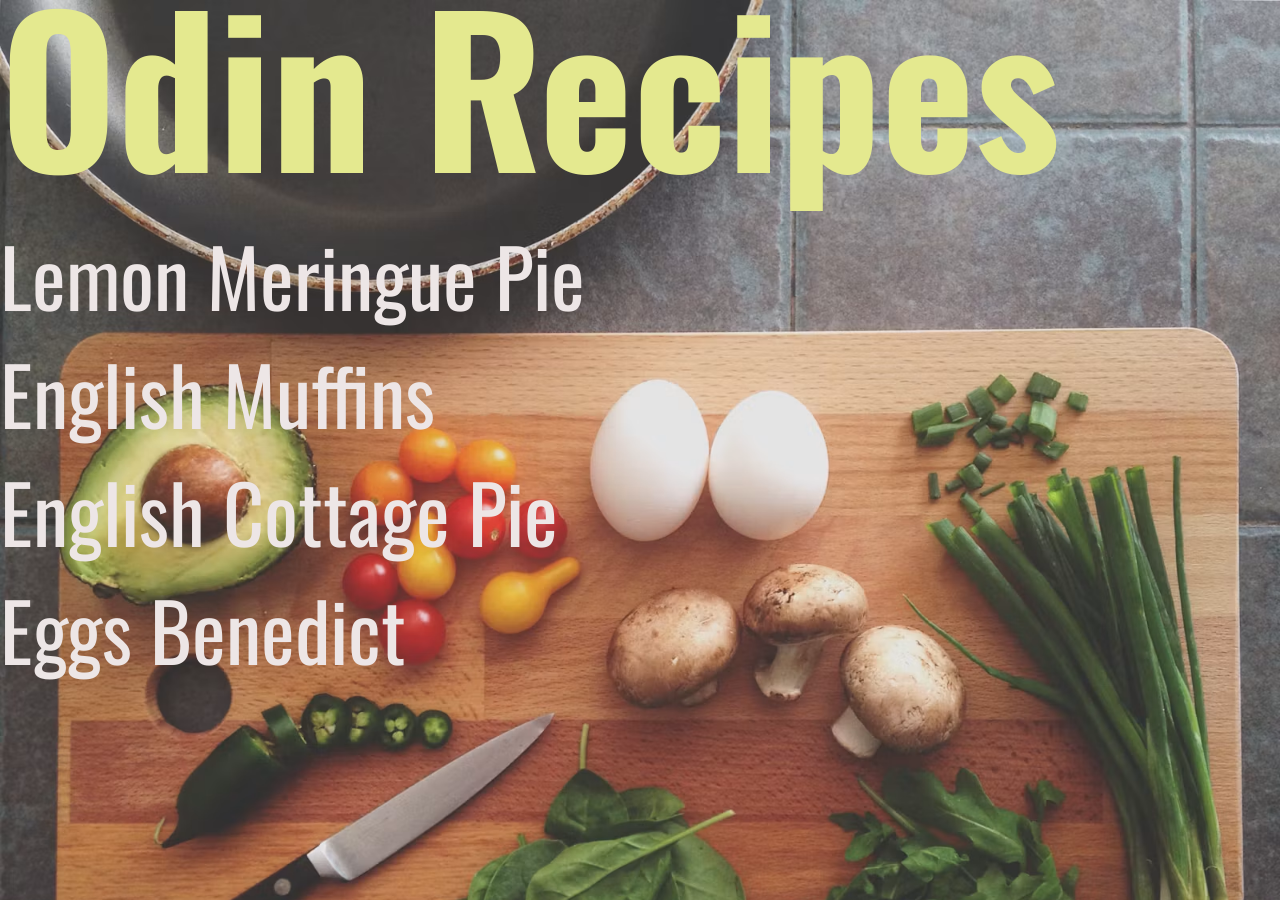
<file: index.html>
<!doctype html>

<html lang="en">
  <head>
    <meta charset="UTF-8" />
    <meta name="viewport" content="width=device-width, initial-scale=1.0" />
    <link rel="preconnect" href="https://fonts.googleapis.com" />
    <link rel="preconnect" href="https://fonts.gstatic.com" crossorigin />
    <link
      href="https://fonts.googleapis.com/css2?family=Oswald:wght@200..700&display=swap"
      rel="stylesheet"
    />
    <link rel="stylesheet" href="styles.css" />
    <title>Odin Recipes</title>
  </head>

  <body id="mainbg">
    <div class="main">
      <h1>Odin Recipes</h1>
      <ul>
        <li>
          <a href="recipes/lemon-meringue-pie.html">Lemon Meringue Pie</a>
        </li>
        <li><a href="recipes/english-muffins.html">English Muffins</a></li>
        <li>
          <a href="./recipes/english-cottage-pie.html">English Cottage Pie</a>
        </li>
        <li><a href="./recipes/eggs-benedict.html">Eggs Benedict</a></li>
      </ul>
    </div>
  </body>
</html>
</file>
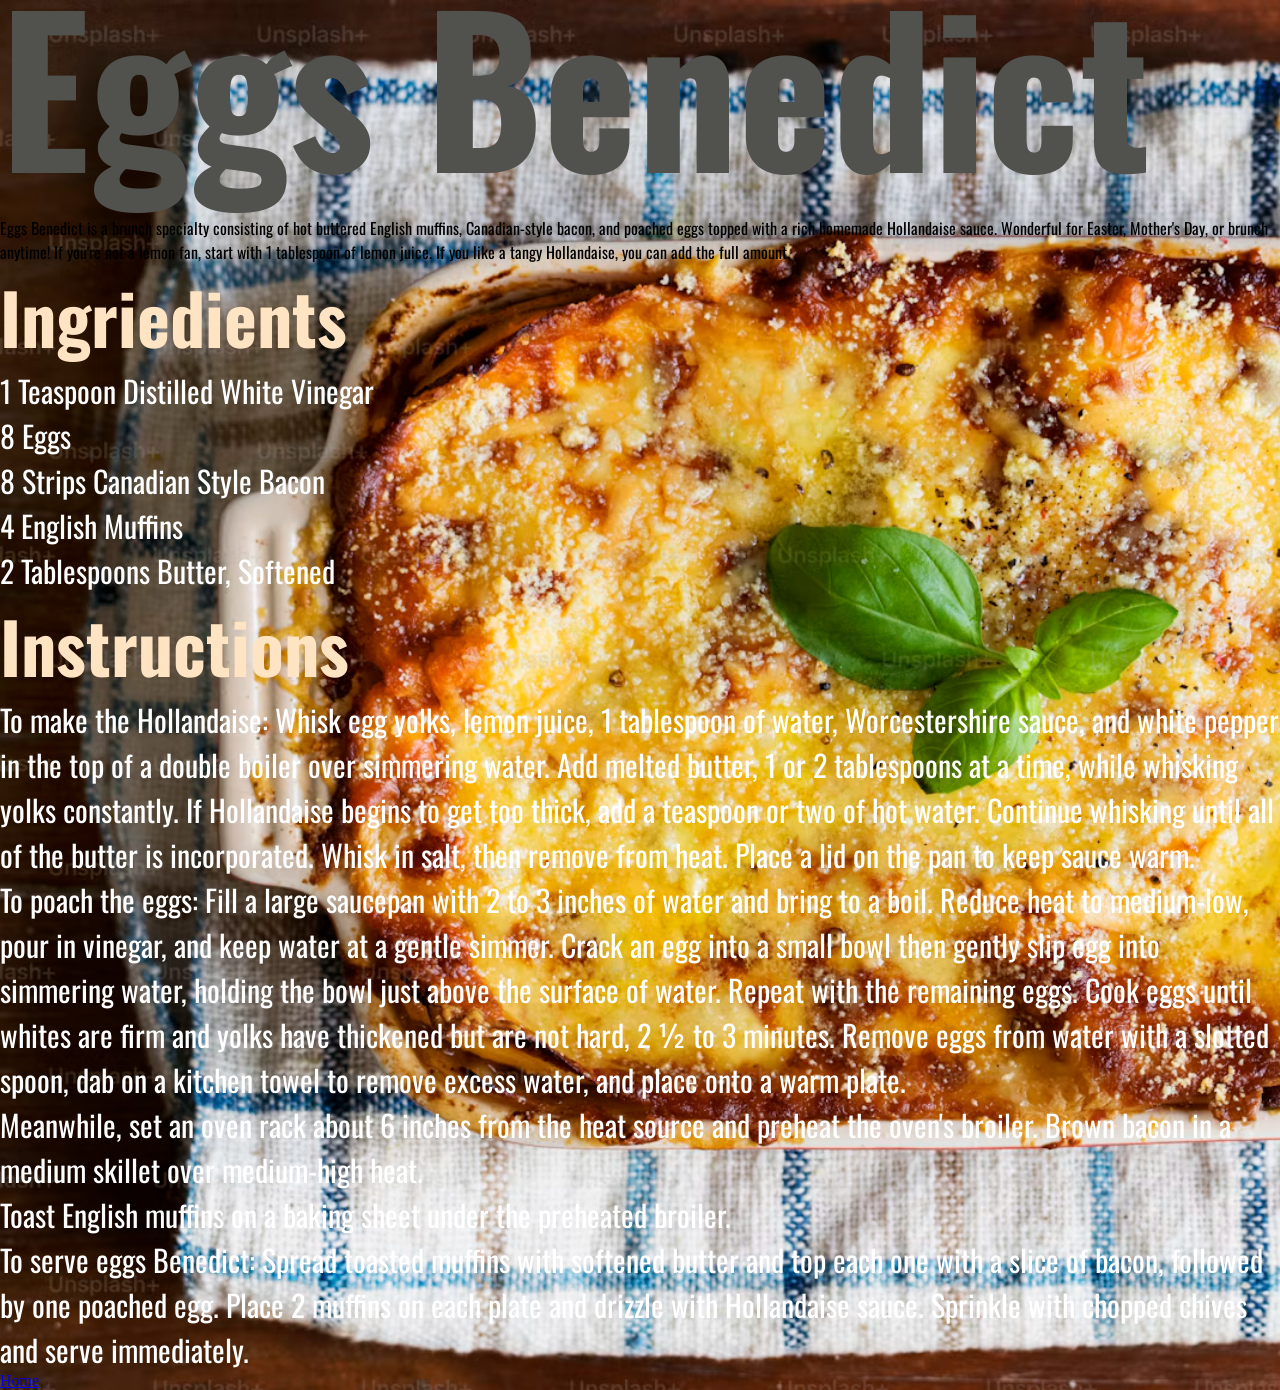
<file: recipes/eggs-benedict.html>
<!doctype html>
<html lang="en">
  <head>
    <meta charset="UTF-8" />
    <meta name="viewport" content="width=device-width, initial-scale=1.0" />
    <link rel="preconnect" href="https://fonts.googleapis.com" />
    <link rel="preconnect" href="https://fonts.gstatic.com" crossorigin />
    <link
      href="https://fonts.googleapis.com/css2?family=Oswald:wght@200..700&display=swap"
      rel="stylesheet"
    />
    <link rel="stylesheet" href="../styles.css" />
    <title>Eggs Benedict</title>
  </head>
  <body id="eggbenbg">
    <div class="eggben">
      <h1>Eggs Benedict</h1>
      <p>
        Eggs Benedict is a brunch specialty consisting of hot buttered English
        muffins, Canadian-style bacon, and poached eggs topped with a rich
        homemade Hollandaise sauce. Wonderful for Easter, Mother's Day, or
        brunch anytime! If you're not a lemon fan, start with 1 tablespoon of
        lemon juice. If you like a tangy Hollandaise, you can add the full
        amount.
      </p>
      <h3>Ingriedients</h3>
      <ul>
        <li>1 Teaspoon Distilled White Vinegar</li>
        <li>8 Eggs</li>
        <li>8 Strips Canadian Style Bacon</li>
        <li>4 English Muffins</li>
        <li>2 Tablespoons Butter, Softened</li>
      </ul>

      <h3>Instructions</h3>

      <ol>
        <li>
          To make the Hollandaise: Whisk egg yolks, lemon juice, 1 tablespoon of
          water, Worcestershire sauce, and white pepper in the top of a double
          boiler over simmering water. Add melted butter, 1 or 2 tablespoons at
          a time, while whisking yolks constantly. If Hollandaise begins to get
          too thick, add a teaspoon or two of hot water. Continue whisking until
          all of the butter is incorporated. Whisk in salt, then remove from
          heat. Place a lid on the pan to keep sauce warm.
        </li>
        <li>
          To poach the eggs: Fill a large saucepan with 2 to 3 inches of water
          and bring to a boil. Reduce heat to medium-low, pour in vinegar, and
          keep water at a gentle simmer. Crack an egg into a small bowl then
          gently slip egg into simmering water, holding the bowl just above the
          surface of water. Repeat with the remaining eggs. Cook eggs until
          whites are firm and yolks have thickened but are not hard, 2 ½ to 3
          minutes. Remove eggs from water with a slotted spoon, dab on a kitchen
          towel to remove excess water, and place onto a warm plate.
        </li>
        <li>
          Meanwhile, set an oven rack about 6 inches from the heat source and
          preheat the oven's broiler. Brown bacon in a medium skillet over
          medium-high heat.
        </li>
        <li>
          Toast English muffins on a baking sheet under the preheated broiler.
        </li>
        <li>
          To serve eggs Benedict: Spread toasted muffins with softened butter
          and top each one with a slice of bacon, followed by one poached egg.
          Place 2 muffins on each plate and drizzle with Hollandaise sauce.
          Sprinkle with chopped chives and serve immediately.
        </li>
      </ol>
      <a href="../index.html">Home</a>
    </div>
  </body>
</html>
</file>
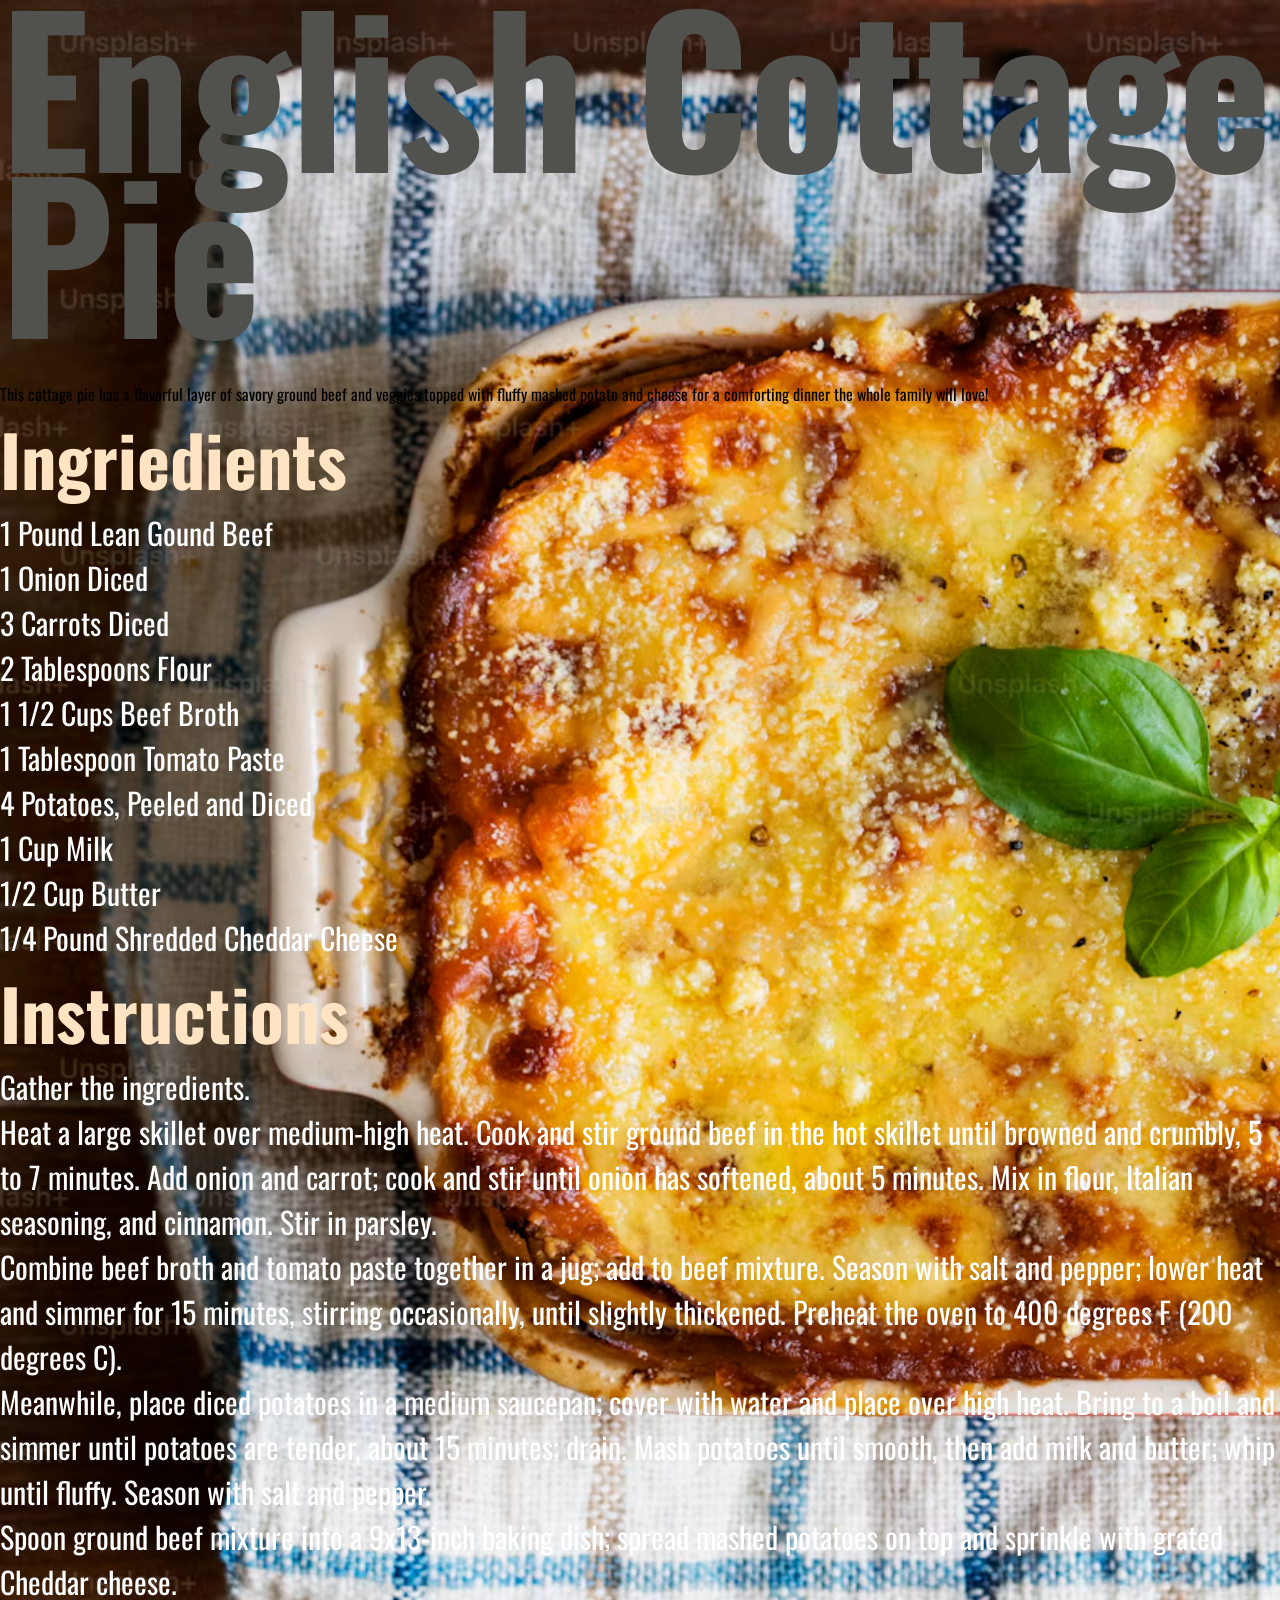
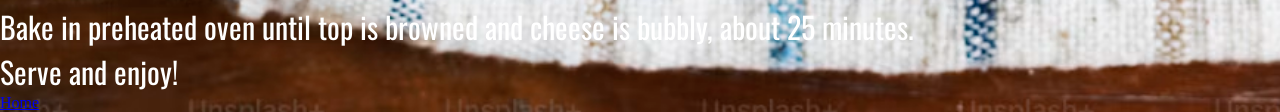
<file: recipes/english-cottage-pie.html>
<!doctype html>
<html lang="en">
  <head>
    <meta charset="UTF-8" />
    <meta name="viewport" content="width=device-width, initial-scale=1.0" />
    <link rel="preconnect" href="https://fonts.googleapis.com" />
    <link rel="preconnect" href="https://fonts.gstatic.com" crossorigin />
    <link
      href="https://fonts.googleapis.com/css2?family=Oswald:wght@200..700&display=swap"
      rel="stylesheet"
    />
    <link rel="stylesheet" href="../styles.css" />
    <title>English Cottage Pie</title>
  </head>
  <body id="cotpiebg">
    <div class="cotpie">
      <h1>English Cottage Pie</h1>
      <p>
        This cottage pie has a flavorful layer of savory ground beef and veggies
        topped with fluffy mashed potato and cheese for a comforting dinner the
        whole family will love!
      </p>

      <h3>Ingriedients</h3>
      <ul>
        <li>1 Pound Lean Gound Beef</li>
        <li>1 Onion Diced</li>
        <li>3 Carrots Diced</li>
        <li>2 Tablespoons Flour</li>
        <li>1 1/2 Cups Beef Broth</li>
        <li>1 Tablespoon Tomato Paste</li>
        <li>4 Potatoes, Peeled and Diced</li>
        <li>1 Cup Milk</li>
        <li>1/2 Cup Butter</li>
        <li>1/4 Pound Shredded Cheddar Cheese</li>
      </ul>

      <h3>Instructions</h3>

      <ol>
        <li>Gather the ingredients.</li>
        <li>
          Heat a large skillet over medium-high heat. Cook and stir ground beef
          in the hot skillet until browned and crumbly, 5 to 7 minutes. Add
          onion and carrot; cook and stir until onion has softened, about 5
          minutes. Mix in flour, Italian seasoning, and cinnamon. Stir in
          parsley.
        </li>
        <li>
          Combine beef broth and tomato paste together in a jug; add to beef
          mixture. Season with salt and pepper; lower heat and simmer for 15
          minutes, stirring occasionally, until slightly thickened. Preheat the
          oven to 400 degrees F (200 degrees C).
        </li>
        <li>
          Meanwhile, place diced potatoes in a medium saucepan; cover with water
          and place over high heat. Bring to a boil and simmer until potatoes
          are tender, about 15 minutes; drain. Mash potatoes until smooth, then
          add milk and butter; whip until fluffy. Season with salt and pepper.
        </li>
        <li>
          Spoon ground beef mixture into a 9x13-inch baking dish; spread mashed
          potatoes on top and sprinkle with grated Cheddar cheese.
        </li>
        <li>
          Bake in preheated oven until top is browned and cheese is bubbly,
          about 25 minutes.
        </li>
        <li>Serve and enjoy!</li>
      </ol>

      <a href="../index.html">Home</a>
    </div>
  </body>
</html>
</file>
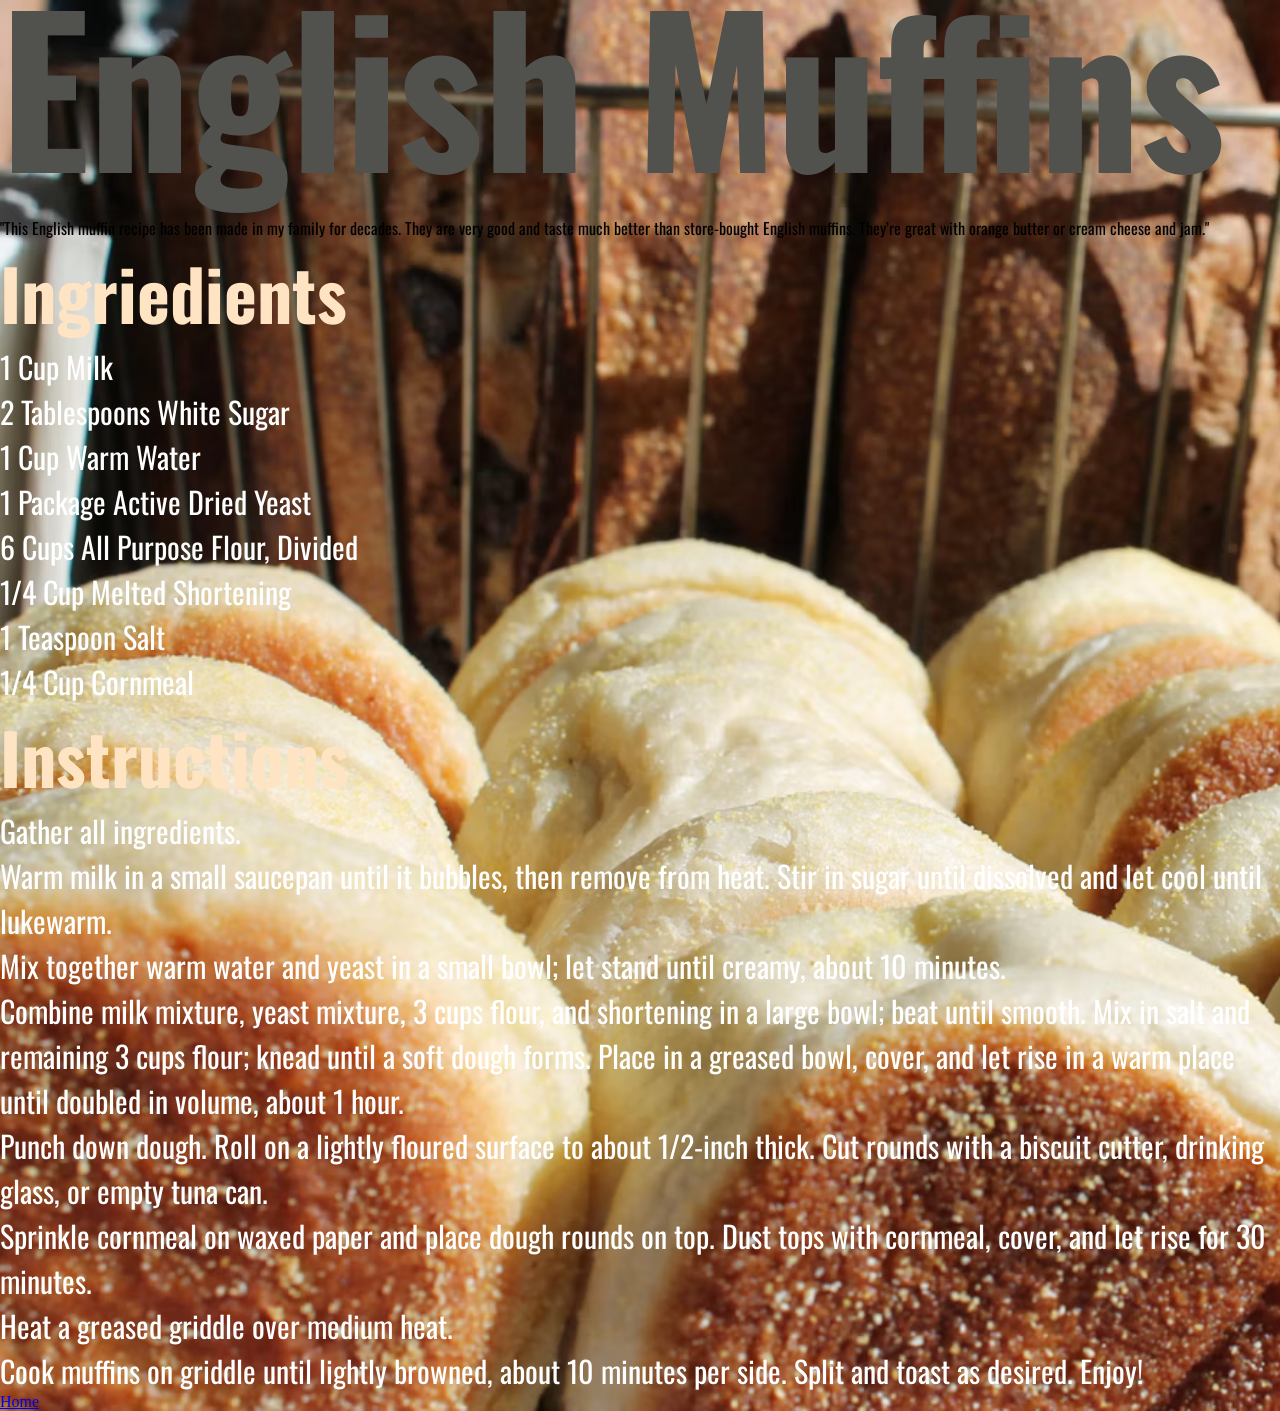
<file: recipes/english-muffins.html>
<!doctype html>
<html lang="en">
  <head>
    <meta charset="UTF-8" />
    <meta name="viewport" content="width=device-width, initial-scale=1.0" />
    <link rel="preconnect" href="https://fonts.googleapis.com" />
    <link rel="preconnect" href="https://fonts.gstatic.com" crossorigin />
    <link
      href="https://fonts.googleapis.com/css2?family=Oswald:wght@200..700&display=swap"
      rel="stylesheet"
    />
    <link rel="stylesheet" href="../styles.css" />
    <title>English Muffins</title>
  </head>
  <body id="engmufbg">
    <div class="engmuf">
      <h1>English Muffins</h1>
      <p>
        "This English muffin recipe has been made in my family for decades. They
        are very good and taste much better than store-bought English muffins.
        They’re great with orange butter or cream cheese and jam."
      </p>
      <h3>Ingriedients</h3>

      <ul>
        <li>1 Cup Milk</li>
        <li>2 Tablespoons White Sugar</li>
        <li>1 Cup Warm Water</li>
        <li>1 Package Active Dried Yeast</li>
        <li>6 Cups All Purpose Flour, Divided</li>
        <li>1/4 Cup Melted Shortening</li>
        <li>1 Teaspoon Salt</li>
        <li>1/4 Cup Cornmeal</li>
      </ul>

      <h3>Instructions</h3>

      <ol>
        <li>Gather all ingredients.</li>
        <li>
          Warm milk in a small saucepan until it bubbles, then remove from heat.
          Stir in sugar until dissolved and let cool until lukewarm.
        </li>
        <li>
          Mix together warm water and yeast in a small bowl; let stand until
          creamy, about 10 minutes.
        </li>
        <li>
          Combine milk mixture, yeast mixture, 3 cups flour, and shortening in a
          large bowl; beat until smooth. Mix in salt and remaining 3 cups flour;
          knead until a soft dough forms. Place in a greased bowl, cover, and
          let rise in a warm place until doubled in volume, about 1 hour.
        </li>
        <li>
          Punch down dough. Roll on a lightly floured surface to about 1/2-inch
          thick. Cut rounds with a biscuit cutter, drinking glass, or empty tuna
          can.
        </li>
        <li>
          Sprinkle cornmeal on waxed paper and place dough rounds on top. Dust
          tops with cornmeal, cover, and let rise for 30 minutes.
        </li>
        <li>Heat a greased griddle over medium heat.</li>
        <li>
          Cook muffins on griddle until lightly browned, about 10 minutes per
          side. Split and toast as desired. Enjoy!
        </li>
      </ol>

      <a href="../index.html">Home</a>
    </div>
  </body>
</html>
</file>
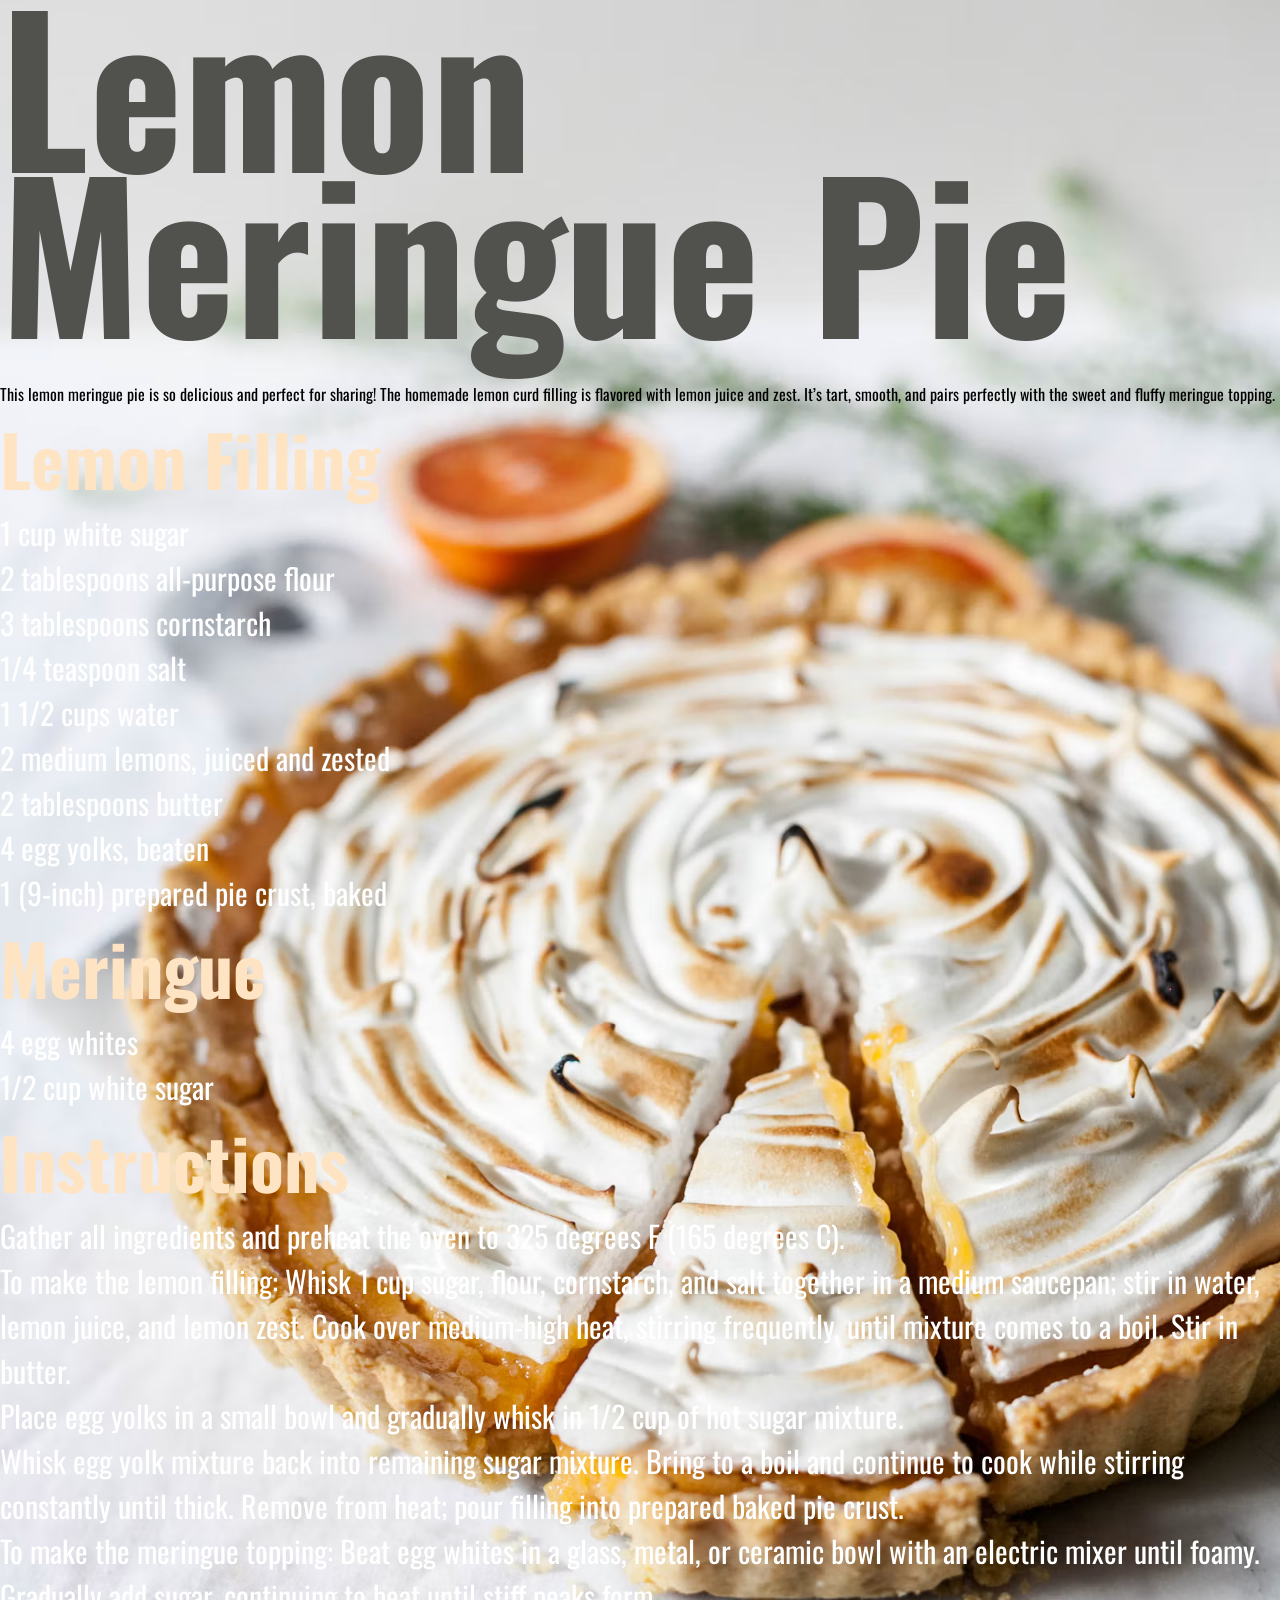
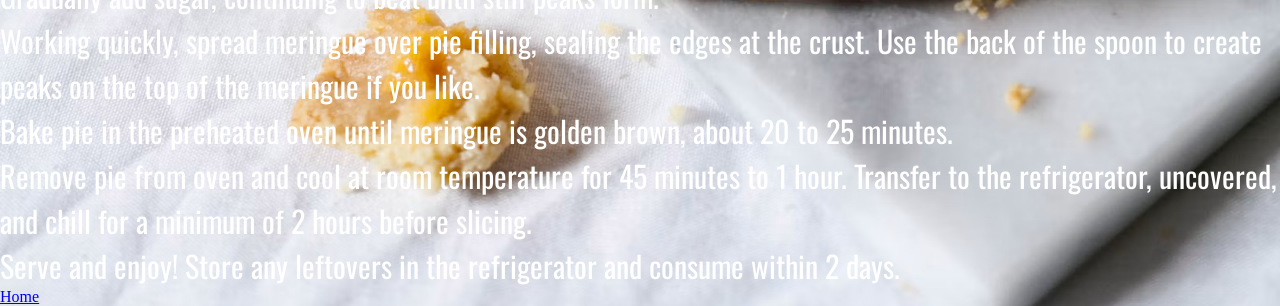
<file: recipes/lemon-meringue-pie.html>
<!doctype html>
<html lang="en">
  <head>
    <meta charset="UTF-8" />
    <meta name="viewport" content="width=device-width, initial-scale=1.0" />
    <link rel="preconnect" href="https://fonts.googleapis.com" />
    <link rel="preconnect" href="https://fonts.gstatic.com" crossorigin />
    <link
      href="https://fonts.googleapis.com/css2?family=Oswald:wght@200..700&display=swap"
      rel="stylesheet"
    />
    <link rel="stylesheet" href="../styles.css" />
    <title>Lemon Meringue Pie</title>
  </head>
  <body id="lembg">
    <div class="lemmer">
      <h1>Lemon Meringue Pie</h1>
      <p>
        This lemon meringue pie is so delicious and perfect for sharing! The
        homemade lemon curd filling is flavored with lemon juice and zest. It’s
        tart, smooth, and pairs perfectly with the sweet and fluffy meringue
        topping.
      </p>

      <h3>Lemon Filling</h3>
      <ul>
        <li>1 cup white sugar</li>
        <li>2 tablespoons all-purpose flour</li>
        <li>3 tablespoons cornstarch</li>
        <li>1/4 teaspoon salt</li>
        <li>1 1/2 cups water</li>
        <li>2 medium lemons, juiced and zested</li>
        <li>2 tablespoons butter</li>
        <li>4 egg yolks, beaten</li>
        <li>1 (9-inch) prepared pie crust, baked</li>
      </ul>

      <h3>Meringue</h3>
      <ul>
        <li>4 egg whites</li>
        <li>1/2 cup white sugar</li>
      </ul>

      <h3>Instructions</h3>

      <ol>
        <li>
          Gather all ingredients and preheat the oven to 325 degrees F (165
          degrees C).
        </li>
        <li>
          To make the lemon filling: Whisk 1 cup sugar, flour, cornstarch, and
          salt together in a medium saucepan; stir in water, lemon juice, and
          lemon zest. Cook over medium-high heat, stirring frequently, until
          mixture comes to a boil. Stir in butter.
        </li>
        <li>
          Place egg yolks in a small bowl and gradually whisk in 1/2 cup of hot
          sugar mixture.
        </li>
        <li>
          Whisk egg yolk mixture back into remaining sugar mixture. Bring to a
          boil and continue to cook while stirring constantly until thick.
          Remove from heat; pour filling into prepared baked pie crust.
        </li>
        <li>
          To make the meringue topping: Beat egg whites in a glass, metal, or
          ceramic bowl with an electric mixer until foamy. Gradually add sugar,
          continuing to beat until stiff peaks form.
        </li>
        <li>
          Working quickly, spread meringue over pie filling, sealing the edges
          at the crust. Use the back of the spoon to create peaks on the top of
          the meringue if you like.
        </li>
        <li>
          Bake pie in the preheated oven until meringue is golden brown, about
          20 to 25 minutes.
        </li>
        <li>
          Remove pie from oven and cool at room temperature for 45 minutes to 1
          hour. Transfer to the refrigerator, uncovered, and chill for a minimum
          of 2 hours before slicing.
        </li>
        <li>
          Serve and enjoy! Store any leftovers in the refrigerator and consume
          within 2 days.
        </li>
      </ol>

      <a href="../index.html"> Home</a>
    </div>
  </body>
</html>
</file>
<file: styles.css>
* {
  margin: 0;
  padding: 0;
}

#mainbg {
  background-size: cover;
  background-image: url(images/mainpageimg.avif);
}

.main h1 {
  color: rgb(228, 233, 143);
  font-family: "Oswald";
  font-size: 200px;
  padding: 0;
  margin: 0px 0px 50px 0px;
  line-height: 0.83;
}

.main ul {
  font-family: "Oswald";
  color: white;
}

.main li {
  font-size: 80px;
  text-decoration: none;
}

.main li a {
  text-decoration: none;
  color: rgb(237, 230, 230);
}

#lembg {
  background-image: url(./images/lemon-meringue-pie-image.avif);
  background-size: cover;
}

.lemmer h1 {
  color: rgb(81, 81, 78);
  font-family: "Oswald";
  font-size: 200px;
  padding: 0;
  margin: 0px 0px 50px 0px;
  line-height: 0.83;
}

.lemmer p {
  font-family: "Oswald";
}

.lemmer h3 {
  font-family: "Oswald";
  font-size: 70px;
  color: bisque;
}

.lemmer ul {
  font-family: "Oswald";
  color: white;
}

.lemmer li {
  font-size: 30px;
  text-decoration: none;
}

.lemmer li a {
  text-decoration: none;
  color: rgb(237, 230, 230);
}

.lemmer ol {
  font-family: "Oswald";
  color: white;
}

#engmufbg {
  background-image: url(./images/english-muffin-pic-.jpg);
  background-size: cover;
}

.engmuf h1 {
  color: rgb(81, 81, 78);
  font-family: "Oswald";
  font-size: 200px;
  padding: 0;
  margin: 0px 0px 50px 0px;
  line-height: 0.83;
}

.engmuf p {
  font-family: "Oswald";
}

.engmuf h3 {
  font-family: "Oswald";
  font-size: 70px;
  color: bisque;
}

.engmuf ul {
  font-family: "Oswald";
  color: white;
}

.engmuf li {
  font-size: 30px;
  text-decoration: none;
}

.engmuf li a {
  text-decoration: none;
  color: rgb(237, 230, 230);
}

.engmuf ol {
  font-family: "Oswald";
  color: white;
}

#cotpiebg {
  background-image: url(./images/english-cottage-pie-pic.jpg);
  background-size: cover;
}

.cotpie h1 {
  color: rgb(81, 81, 78);
  font-family: "Oswald";
  font-size: 200px;
  padding: 0;
  margin: 0px 0px 50px 0px;
  line-height: 0.83;
}

.cotpie p {
  font-family: "Oswald";
}

.cotpie h3 {
  font-family: "Oswald";
  font-size: 70px;
  color: bisque;
}

.cotpie ul {
  font-family: "Oswald";
  color: white;
}

.cotpie li {
  font-size: 30px;
  text-decoration: none;
}

.cotpie li a {
  text-decoration: none;
  color: rgb(237, 230, 230);
}

.cotpie ol {
  font-family: "Oswald";
  color: white;
}

#eggbenbg {
  background-image: url(./images/english-cottage-pie-pic.jpg);
  background-size: cover;
}

.eggben h1 {
  color: rgb(81, 81, 78);
  font-family: "Oswald";
  font-size: 200px;
  padding: 0;
  margin: 0px 0px 50px 0px;
  line-height: 0.83;
}

.eggben p {
  font-family: "Oswald";
}

.eggben h3 {
  font-family: "Oswald";
  font-size: 70px;
  color: bisque;
}

.eggben ul {
  font-family: "Oswald";
  color: white;
}

.eggben li {
  font-size: 30px;
  text-decoration: none;
}

.eggben li a {
  text-decoration: none;
  color: rgb(237, 230, 230);
}

.eggben ol {
  font-family: "Oswald";
  color: white;
}
</file>
